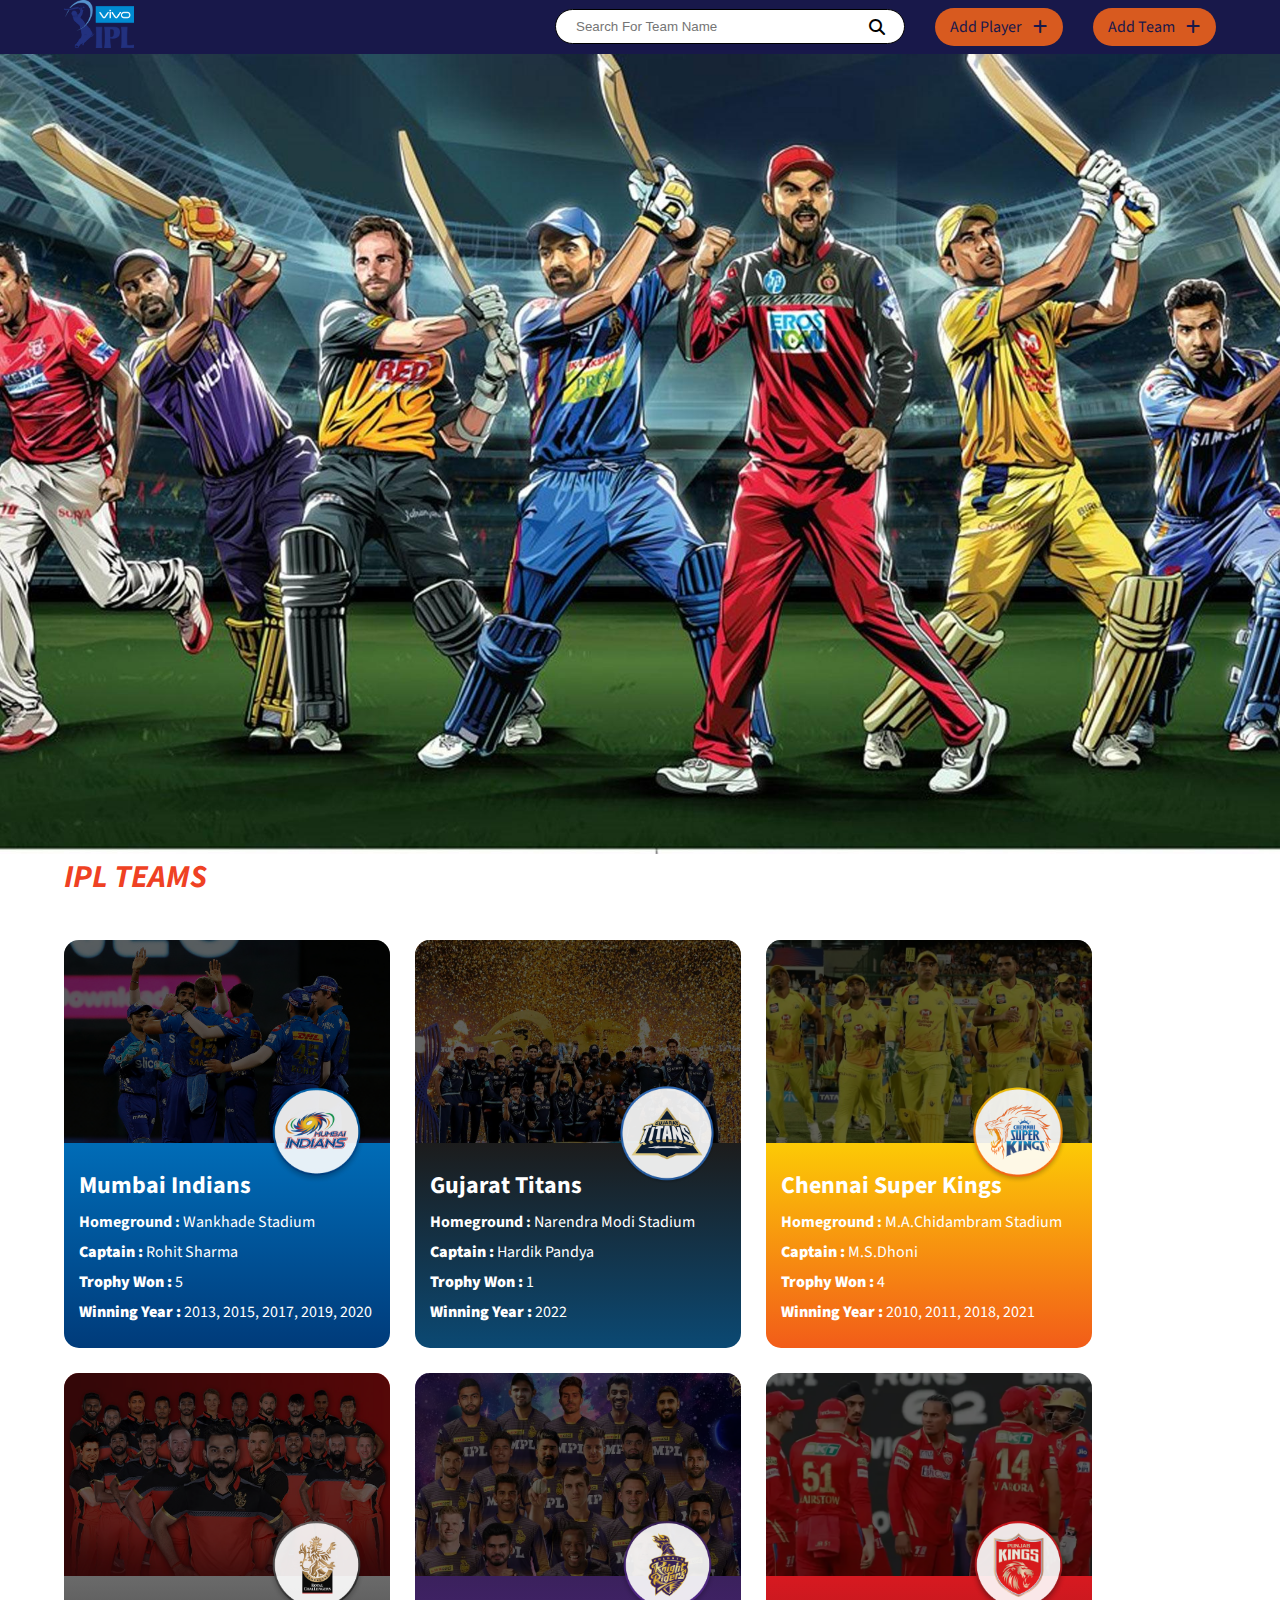
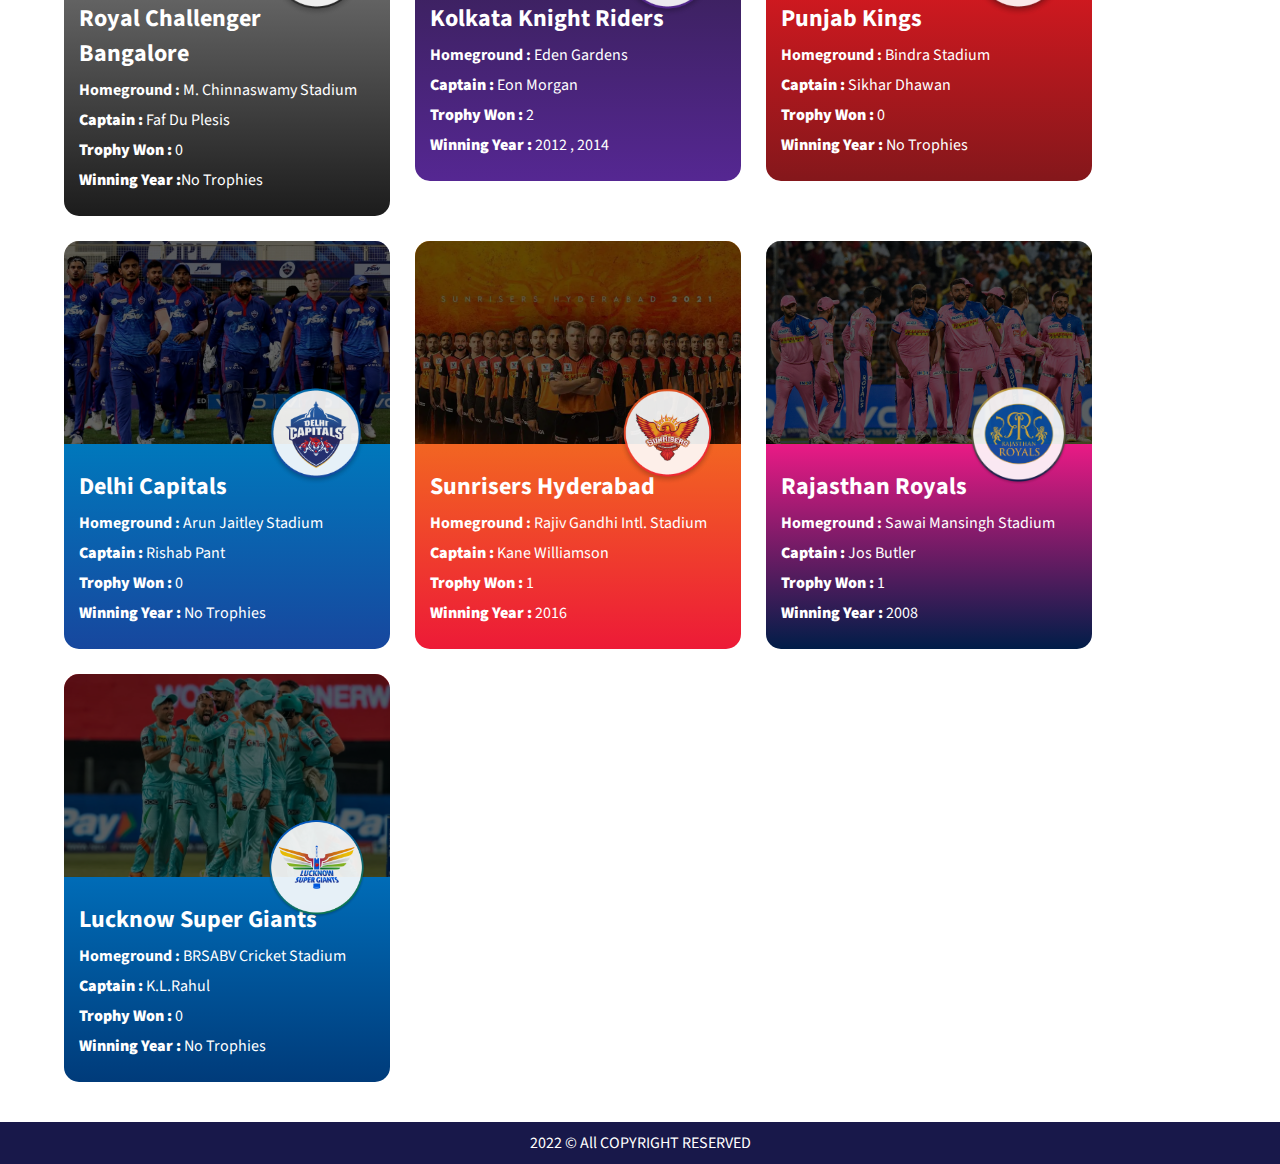
<file: index.html>
<!DOCTYPE html>
<html lang="en">
  <head>
    <meta charset="UTF-8" />
    <meta http-equiv="X-UA-Compatible" content="IE=edge" />
    <meta name="viewport" content="width=device-width, initial-scale=1.0" />
    <title>Indian Premier League</title>
    <link rel="stylesheet" href="./css/root.css">
    <link rel="stylesheet" href="./css/style.css" />
    <link
      rel="stylesheet"
      href="https://cdnjs.cloudflare.com/ajax/libs/font-awesome/6.2.0/css/all.min.css"
    />
    <link rel="preconnect" href="https://fonts.googleapis.com" />
    <link rel="preconnect" href="https://fonts.gstatic.com" crossorigin />
    <link
      href="https://fonts.googleapis.com/css2?family=Source+Sans+Pro:ital,wght@0,200;0,300;0,400;0,600;0,700;0,900;1,200;1,300;1,400;1,600;1,700;1,900&display=swap"
      rel="stylesheet"
    />
    <script
      src="https://code.jquery.com/jquery-3.6.1.min.js"
      integrity="sha256-o88AwQnZB+VDvE9tvIXrMQaPlFFSUTR+nldQm1LuPXQ="
      crossorigin="anonymous"
    ></script>
   
  </head>
  <body>
    <div class="search_box">
      <div class="close"><i class="fa-regular fa-rectangle-xmark"></i></div>
        <div class="root_container">
        <div class="team_container_search" >
        
      </div>
  </div>
  </div>
    <header>
      <div class="root_container d-flex space_between align_item">
      <a href="./index.html" class="logo">
        <img src="./assests/logo.png" alt="IPL_Logo" />
      </a>
      <div class="right_side">
        <div class="search">
          <input class="searchInput" type="text" placeholder="Search For Team Name" />
          <div class="icon"><i  class="fa-solid fa-magnifying-glass"></i></div>
        </div>
        <a href="./addPlayer.html" class="add"><p>Add Player</p><i class="fa-solid fa-plus"></i></a>
        <a href="./addTeams.html" class="add"><p>Add Team</p><i class="fa-solid fa-plus"></i></a>
      </div>
    </div>
    </header>
    <div class="container">
      <div class="slides">
          <div class="slide 0">
              <img src="./assests/w1.jpg" alt="">
          </div>
          <div   class="slide 1">
              <img src="./assests/w2.jpg" alt="">
          </div>
          <div   class="slide 2">
              <img src="./assests/w3.jpg" alt="">
          </div>
      </div>
     
  </div>

    <div class="root_container">
      <h2 class="title">
        IPL TEAMS
      </h2>
      <div class="cards_container">
        <a href="./team.html" class="card_box" id="MI">
          <div class="card_img">
            <div class="overlay"></div>
            <div class="team_logo"><img src="./assests/mi.png" alt=""></div>
            <img src="./assests/mi.jpg" alt=""></div>
          <div class="card_description mi_color">
            <h3 class="team_name">Mumbai Indians</h3>
          
            <p class="stadium_name"><strong>Homeground :</strong> Wankhade Stadium</p>
            <div class="team_description"><strong>Captain :</strong> Rohit Sharma</div>
            <p class="team_description"><strong>Trophy Won :</strong> 5</p>
            <p class="team_description"><strong>Winning Year :</strong> 2013, 2015, 2017, 2019, 2020</p>
          </div>
        </a>
        <a href="./team.html" class="card_box" id="GT">
          <div class="card_img">
            <div class="overlay"></div>
            <div class="team_logo"><img src="./assests/gt.png" alt=""></div>
            <img src="./assests/gt1.jpg" alt=""></div>
          <div class="card_description gt_color">
            <h3 class="team_name">Gujarat Titans</h3>
           
            <p class="stadium_name"><strong>Homeground : </strong> Narendra Modi Stadium</p>
            <div class="team_description"><strong>Captain :</strong> Hardik Pandya</div>
            <p class="team_description"><strong>Trophy Won :</strong> 1</p>
            <p class="team_description"><strong>Winning Year :</strong> 2022</p>
          </div>
        </a>
        <a href="./team.html" class="card_box" id="CSK">
          <div class="card_img">
            <div class="overlay"></div>
            <div class="team_logo"><img src="./assests/csk.png" alt=""></div>
            <img src="./assests/csk1.jpg" alt=""></div>
          <div class="card_description csk_color">
            <h3 class="team_name">Chennai Super Kings</h3>
   
            <p class="stadium_name"><strong>Homeground :</strong> M.A.Chidambram Stadium</p>
            <div class="team_description"><strong>Captain :</strong> M.S.Dhoni</div>
            <p class="team_description"><strong>Trophy Won :</strong> 4</p>
            <p class="team_description"><strong>Winning Year :</strong> 2010, 2011, 2018, 2021</p>
          </div>
        </a>
        <a href="./team.html" class="card_box" id="RCB">
          <div class="card_img">
            <div class="overlay"></div>
            <div class="team_logo"><img src="./assests/rcb.png" alt=""></div>
            <img src="./assests/header2.jpg" alt=""></div>
          <div class="card_description rcb_color">
            <h3 class="team_name">Royal Challenger Bangalore</h3>
          
            <p class="stadium_name"><strong>Homeground :</strong> M. Chinnaswamy Stadium</p>
            <div class="team_description"><strong>Captain :</strong> Faf Du Plesis</div>
            <p class="team_description"><strong>Trophy Won :</strong> 0</p>
            <p class="team_description"><strong>Winning Year :</strong>No Trophies</p>
          </div>
        </a>
        <a href="./team.html" class="card_box" id="KKR">
          <div class="card_img">
            <div class="overlay"></div>
            <div class="team_logo"><img src="./assests/kkr.png" alt=""></div>
            <img src="./assests/kkr.webp" alt=""></div>
          <div class="card_description kkr_color">
            <h3 class="team_name">Kolkata Knight Riders</h3>
        
            <p class="stadium_name"><strong>Homeground :</strong> Eden Gardens</p>
            <div class="team_description"><strong>Captain :</strong> Eon Morgan</div>
            <p class="team_description"><strong>Trophy Won :</strong> 2</p>
            <p class="team_description"><strong>Winning Year :</strong> 2012 , 2014</p>
          </div>
        </a>
        <a href="./team.html" class="card_box" id="PBKS">
          <div class="card_img">
            <div class="overlay"></div>
            <div class="team_logo"><img src="./assests/pk.png" alt=""></div>
            <img src="./assests/pk1.webp" alt=""></div>
          <div class="card_description pk_color">
            <h3 class="team_name">Punjab Kings</h3>
          
            <p class="stadium_name"><strong>Homeground :</strong> Bindra Stadium</p>
            <div class="team_description"><strong>Captain :</strong> Sikhar Dhawan</div>
            <p class="team_description"><strong>Trophy Won :</strong> 0</p>
            <p class="team_description"><strong>Winning Year :</strong> No Trophies</p>
          </div>
        </a>
        <a href="./team.html" class="card_box" id="DC">
          <div class="card_img">
            <div class="overlay"></div>
            <div class="team_logo"><img src="./assests/dc.png" alt=""></div>
            <img src="./assests/dc1.jpg" alt=""></div>
          <div class="card_description dc_color">
            <h3 class="team_name">Delhi Capitals</h3>
            
            <p class="stadium_name"><strong>Homeground :</strong> Arun Jaitley Stadium</p>
            <div class="team_description"><strong>Captain :</strong> Rishab Pant</div>
            <p class="team_description"><strong>Trophy Won :</strong> 0</p>
            <p class="team_description"><strong>Winning Year :</strong> No Trophies</p>
          </div>
        </a>
        <a href="./team.html" class="card_box" id="SRH">
          <div class="card_img">
            <div class="overlay"></div>
            <div class="team_logo"><img src="./assests/sr.png" alt=""></div>
            <img src="./assests/srh1.webp" alt=""></div>
          <div class="card_description sr_color">
            <h3 class="team_name">Sunrisers Hyderabad</h3>
            <p class="stadium_name"><strong>Homeground :</strong> Rajiv Gandhi Intl. Stadium</p>
            <div class="team_description"><strong>Captain :</strong> Kane Williamson</div>
            <p class="team_description"><strong>Trophy Won :</strong> 1</p>
            <p class="team_description"><strong>Winning Year :</strong> 2016</p>
          </div>
        </a>
        <a href="./team.html" class="card_box" id="RR">
          <div class="card_img">
            <div class="overlay"></div>
            <div class="team_logo"><img src="./assests/rr.png" alt=""></div>
            <img src="./assests/rr1.jpg" alt=""></div>
          <div class="card_description rr_color">
            <h3 class="team_name">Rajasthan Royals</h3>
            <p class="stadium_name"><strong>Homeground :</strong> Sawai Mansingh Stadium</p>
            <div class="team_description"><strong>Captain :</strong> Jos Butler</div>
            <p class="team_description"><strong>Trophy Won :</strong> 1</p>
            <p class="team_description"><strong>Winning Year :</strong> 2008</p>
          </div>
        </a>
        <a href="./team.html" class="card_box" id="LSG">
          <div class="card_img">
            <div class="overlay"></div>
            <div class="team_logo"><img src="./assests/lcg.png" alt=""></div>
            <img src="./assests/lcg1.webp" alt=""></div>
          <div class="card_description lcg_color">
            <h3 class="team_name">Lucknow Super Giants</h3>
            <p class="stadium_name"><strong>Homeground :</strong> BRSABV Cricket Stadium</p>
            <div class="team_description"><strong>Captain :</strong> K.L.Rahul</div>
            <p class="team_description"><strong>Trophy Won :</strong> 0</p>
            <p class="team_description"><strong>Winning Year :</strong> No Trophies</p>
          </div>
        </a>
      </div>
    </div>

   
    <footer>
      2022 &#169; All COPYRIGHT RESERVED
    </footer>

    <!-- JS LINKS -->
    <script src="./js/app.js"></script>
    <script src="./js/main.js"></script>
  </body>
</html>
</file>
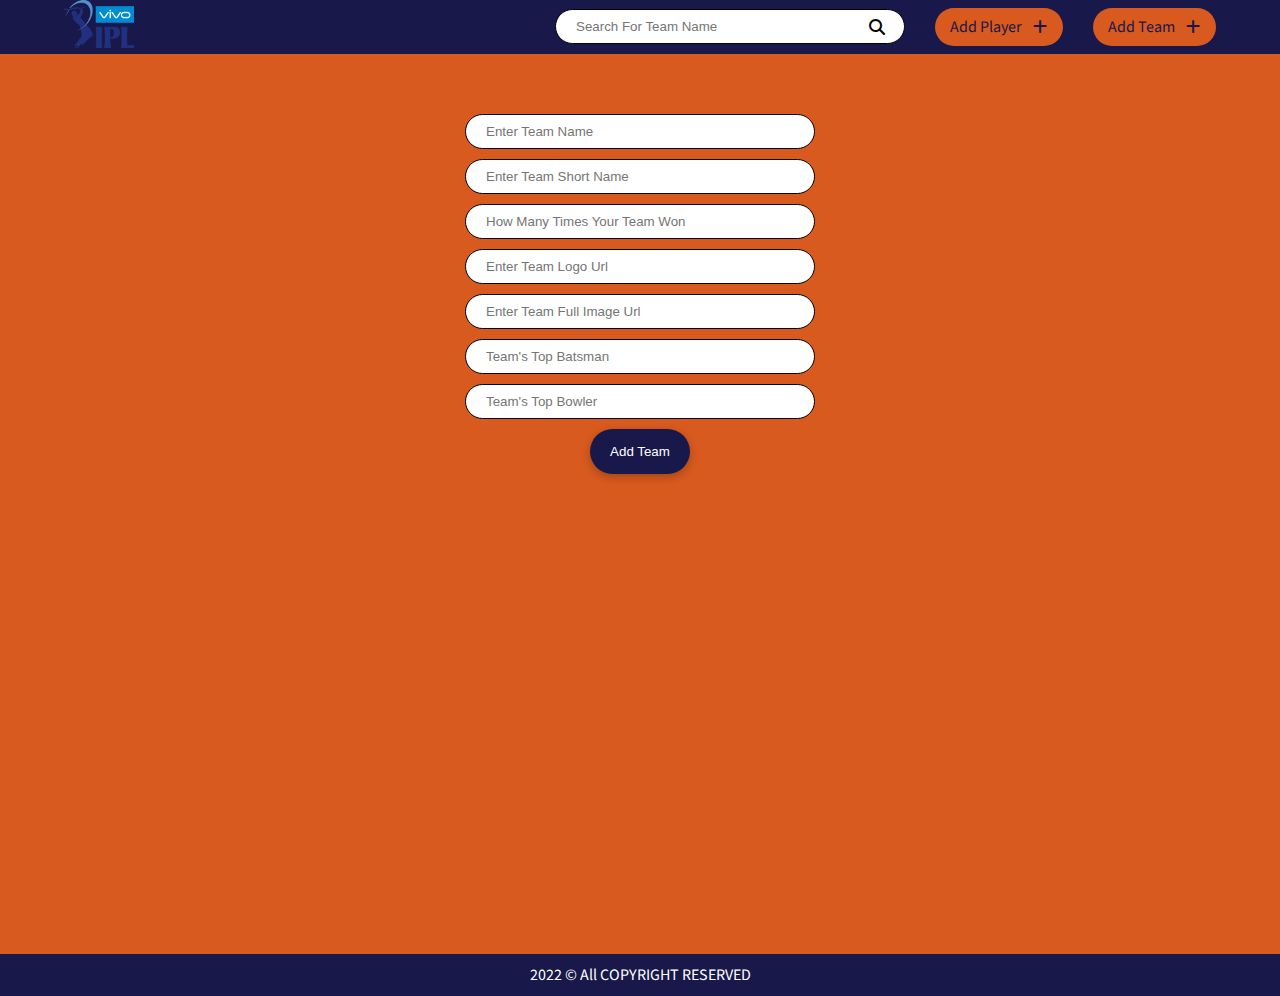
<file: addTeams.html>
<!DOCTYPE html>
<html lang="en">
  <head>
    <meta charset="UTF-8" />
    <meta http-equiv="X-UA-Compatible" content="IE=edge" />
    <meta name="viewport" content="width=device-width, initial-scale=1.0" />
    <title>Indian Premier League</title>
    <link rel="stylesheet" href="./css/root.css">
    <link rel="stylesheet" href="./css/add.css" />
    <link
      rel="stylesheet"
      href="https://cdnjs.cloudflare.com/ajax/libs/font-awesome/6.2.0/css/all.min.css"
    />
    <link rel="preconnect" href="https://fonts.googleapis.com" />
    <link rel="preconnect" href="https://fonts.gstatic.com" crossorigin />
    <link
      href="https://fonts.googleapis.com/css2?family=Source+Sans+Pro:ital,wght@0,200;0,300;0,400;0,600;0,700;0,900;1,200;1,300;1,400;1,600;1,700;1,900&display=swap"
      rel="stylesheet"
    />
    <script
      src="https://code.jquery.com/jquery-3.6.1.min.js"
      integrity="sha256-o88AwQnZB+VDvE9tvIXrMQaPlFFSUTR+nldQm1LuPXQ="
      crossorigin="anonymous"
    ></script>
   
  </head>
  <body>
    <div class="search_box">
        <div class="close"><i class="fa-regular fa-rectangle-xmark"></i></div>
          <div class="root_container">
          <div class="team_container_search" >
          
        </div>
    </div>
    </div>
    <header>
      <div class="root_container d-flex space_between align_item">
      <a href="./index.html" class="logo">
        <img src="./assests/logo.png" alt="IPL_Logo" />
      </a>
      <div class="right_side">
        <div class="search">
          <input class="searchInput" type="text" placeholder="Search For Team Name" />
          <div class="icon"><i  class="fa-solid fa-magnifying-glass"></i></div>
        </div>
        <a href="./addPlayer.html" class="add"><p>Add Player</p><i class="fa-solid fa-plus"></i></a>
        <a href="./addTeams.html" class="add"><p>Add Team</p><i class="fa-solid fa-plus"></i></a>
      </div>
    </div>
    </header>
  
<div class="main">
    <div class="root_container ">
      <form action="">
        <input class="name" type="text" placeholder="Enter Team Name">
        <input class="player_role" type="text" placeholder="Enter Team Short Name">
        <input  class="overseas" type="text" placeholder="How Many Times Your Team Won">
        <input class="price" type="text" placeholder="Enter Team Logo Url">
        <input class="full_img" type="text" placeholder="Enter Team Full Image Url">
        <input class="batsman" type="text" placeholder="Team's Top Batsman">
        <input class="bowler" type="text" placeholder="Team's Top Bowler">
        <button class="addPlayer">Add Team</button>
        
      </form>
    </div>
</div>
    <footer>
      2022 &#169; All COPYRIGHT RESERVED
    </footer>

    <!-- JS LINKS -->
    <script src="./js/addTeams.js"></script>
  </body>
</html>
</file>
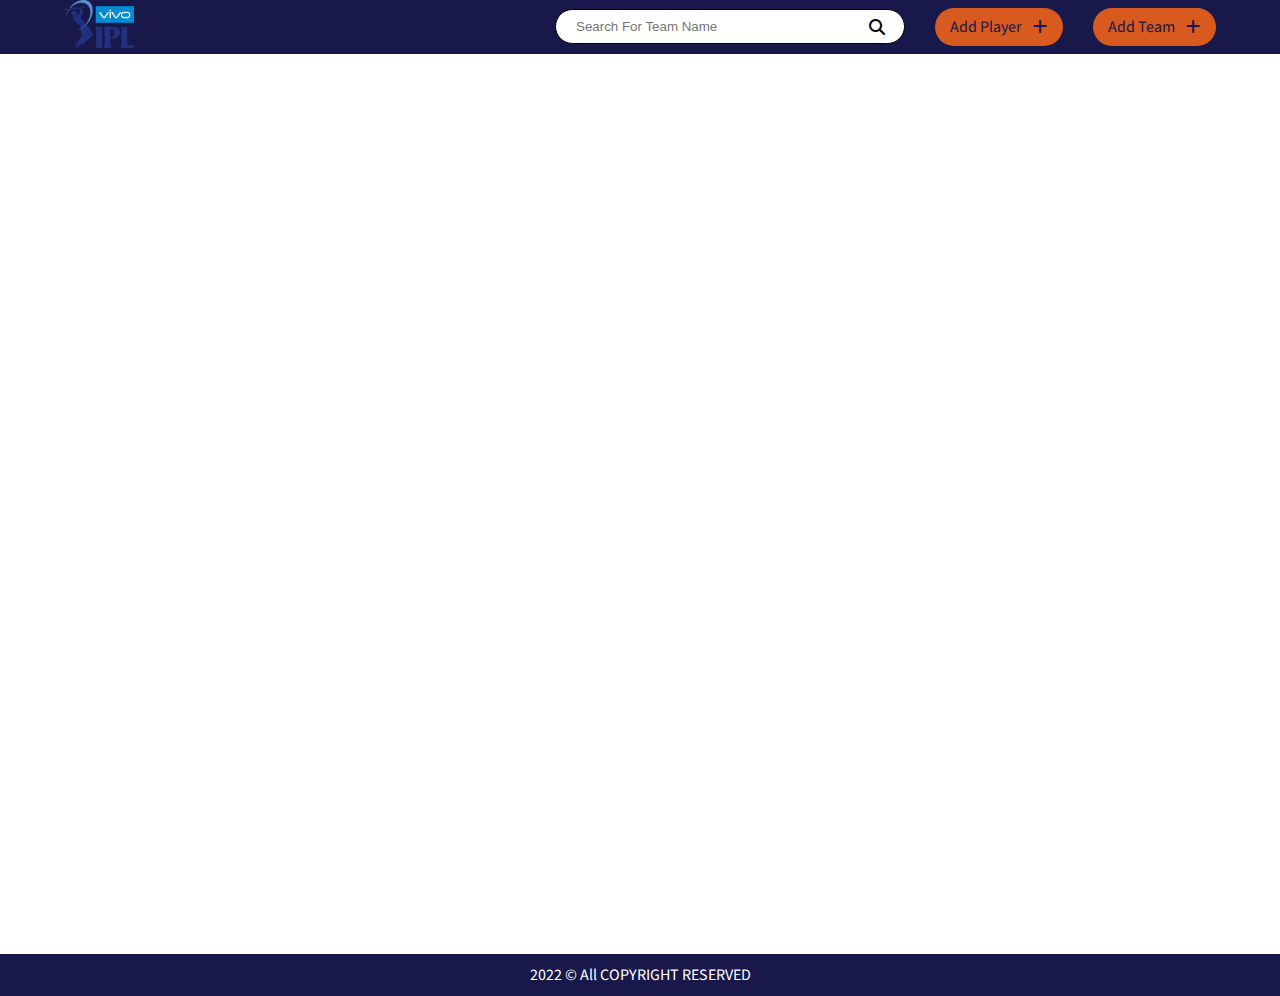
<file: playerDetails.html>
<!DOCTYPE html>
<html lang="en">
  <head>
    <meta charset="UTF-8" />
    <meta http-equiv="X-UA-Compatible" content="IE=edge" />
    <meta name="viewport" content="width=device-width, initial-scale=1.0" />
    <title>Indian Premier League</title>
    <link rel="stylesheet" href="./css/root.css">
    <link rel="stylesheet" href="./css/playerDetail.css" />
    <link
      rel="stylesheet"
      href="https://cdnjs.cloudflare.com/ajax/libs/font-awesome/6.2.0/css/all.min.css"
    />
    <link rel="preconnect" href="https://fonts.googleapis.com" />
    <link rel="preconnect" href="https://fonts.gstatic.com" crossorigin />
    <link
      href="https://fonts.googleapis.com/css2?family=Source+Sans+Pro:ital,wght@0,200;0,300;0,400;0,600;0,700;0,900;1,200;1,300;1,400;1,600;1,700;1,900&display=swap"
      rel="stylesheet"
    />
    <script
      src="https://code.jquery.com/jquery-3.6.1.min.js"
      integrity="sha256-o88AwQnZB+VDvE9tvIXrMQaPlFFSUTR+nldQm1LuPXQ="
      crossorigin="anonymous"
    ></script>
   
  </head>
  <body>
    <div class="search_box">
        <div class="close"><i class="fa-regular fa-rectangle-xmark"></i></div>
          <div class="root_container">
          <div class="team_container_search" >
          
        </div>
    </div>
    </div>
    <header>
      <div class="root_container d-flex space_between align_item">
      <a href="./index.html" class="logo">
        <img src="./assests/logo.png" alt="IPL_Logo" />
      </a>
      <div class="right_side">
        <div class="search">
          <input class="searchInput" type="text" placeholder="Search For Team Name" />
          <div class="icon"><i  class="fa-solid fa-magnifying-glass"></i></div>
        </div>
        <a href="./addPlayer.html" class="add"><p>Add Player</p><i class="fa-solid fa-plus"></i></a>
        <a href="./addTeams.html" class="add"><p>Add Team</p><i class="fa-solid fa-plus"></i></a>
      </div>
    </div>
    </header>
  
<div class="Player_main">
   

</div>
    <footer>
      2022 &#169; All COPYRIGHT RESERVED
    </footer>

    <!-- JS LINKS -->
    <script src="./js/playerDetail.js"></script>
  </body>
</html>
</file>
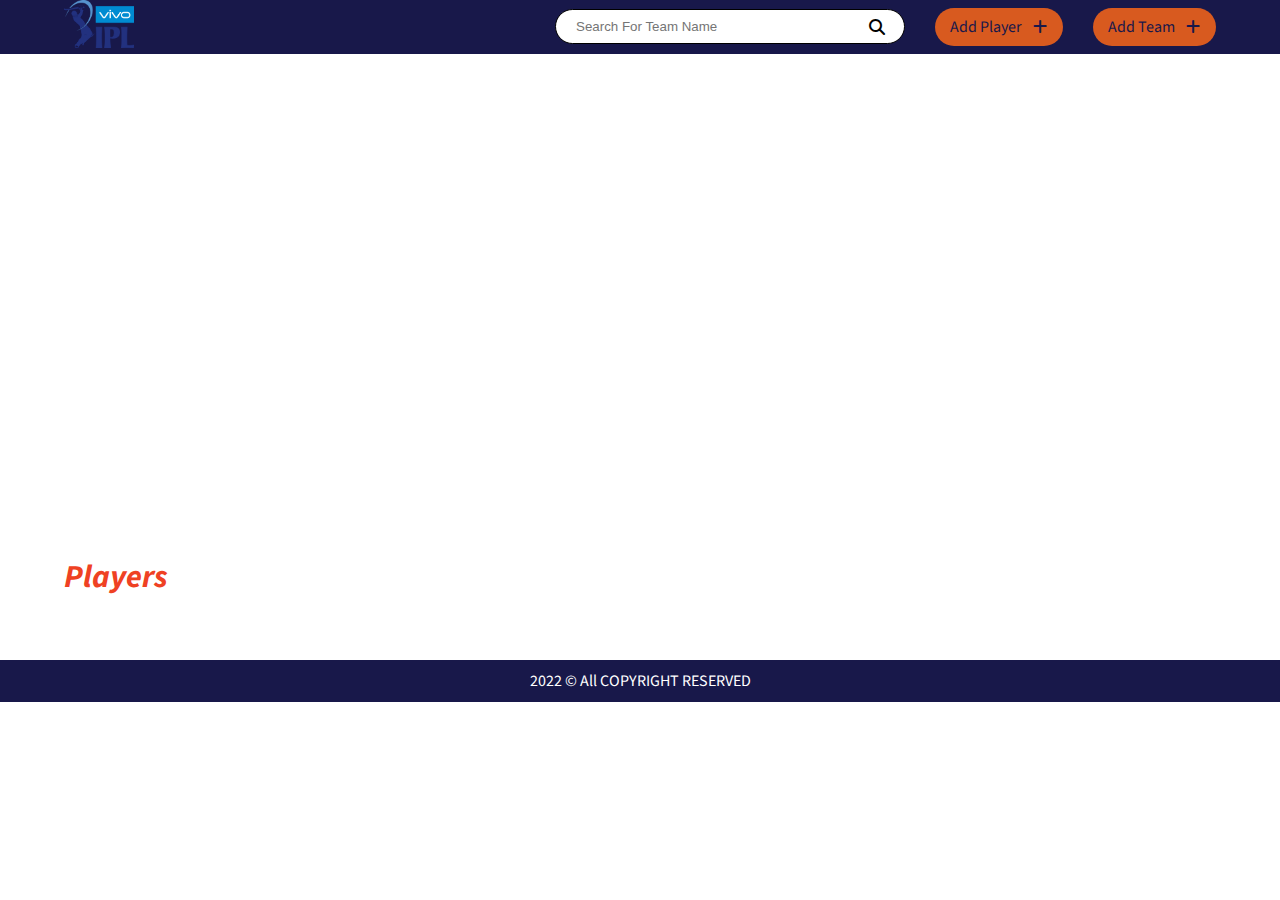
<file: team.html>
<!DOCTYPE html>
<html lang="en">
  <head>
    <meta charset="UTF-8" />
    <meta http-equiv="X-UA-Compatible" content="IE=edge" />
    <meta name="viewport" content="width=device-width, initial-scale=1.0" />
    <title>Indian Premier League</title>
    <link rel="stylesheet" href="./css/root.css">
    <link rel="stylesheet" href="./css/team.css" />
    <link
      rel="stylesheet"
      href="https://cdnjs.cloudflare.com/ajax/libs/font-awesome/6.2.0/css/all.min.css"
    />
    <link rel="preconnect" href="https://fonts.googleapis.com" />
    <link rel="preconnect" href="https://fonts.gstatic.com" crossorigin />
    <link
      href="https://fonts.googleapis.com/css2?family=Source+Sans+Pro:ital,wght@0,200;0,300;0,400;0,600;0,700;0,900;1,200;1,300;1,400;1,600;1,700;1,900&display=swap"
      rel="stylesheet"
    />
    <script
      src="https://code.jquery.com/jquery-3.6.1.min.js"
      integrity="sha256-o88AwQnZB+VDvE9tvIXrMQaPlFFSUTR+nldQm1LuPXQ="
      crossorigin="anonymous"
    ></script>
   
  </head>
  <body>
    <div class="search_box">
      <div class="close"><i class="fa-regular fa-rectangle-xmark"></i></div>
        <div class="root_container">
        <div class="team_container_search" >
        
      </div>
  </div>
  </div>
    <header>
      <div class="root_container d-flex space_between align_item">
      <a href="./index.html" class="logo">
        <img src="./assests/logo.png" alt="IPL_Logo" />
      </a>
      <div class="right_side">
        <div class="search">
          <input class="searchInput" type="text" placeholder="Search For Team Name" />
          <div class="icon"><i  class="fa-solid fa-magnifying-glass"></i></div>
        </div>
        <a href="./addPlayer.html" class="add"><p>Add Player</p><i class="fa-solid fa-plus"></i></a>
        <a href="./addTeams.html" class="add"><p>Add Team</p><i class="fa-solid fa-plus"></i></a>
      </div>
    </div>
    </header>
    <div class="container"> 
  </div>

    <div class="root_container">
      <h2 class="title">
        Players
      </h2>
      <div class="team_container" >
     
    </div>
      
    </div>
   
   
    <footer>
      2022 &#169; All COPYRIGHT RESERVED
    </footer>

    <!-- JS LINKS -->
    <script src="./js/team.js"></script>
  </body>
</html>
</file>
<file: css/root.css>
* {
  margin: 0;
  padding: 0;
  box-sizing: border-box;
}
body {
  font-family: "Source Sans Pro", sans-serif;
}
.d-flex {
  display: flex;
}
.space_between {
  justify-content: space-between;
}
.align_item {
  align-items: center;
}

.title {
  font-size: 32px;
  color: #ef4123;
  font-weight: 700;
  font-style: italic;
  margin-bottom: 0;
}
.root_container {
  width: 90%;
  margin: 0px auto;
}
.subtitle {
  font-size: 14px;
  font-weight: 400;
}
.small_title {
  font-size: 16px;
  font-weight: 500;
}
.description {
  font-size: 10px;
  font-weight: 400;
}
a {
  text-decoration: none;
}
li {
  list-style-type: none;
}
img {
  width: 100%;
  height: 100%;
  object-fit: cover;
}
footer{
  padding: 10px;
  display: flex;
  justify-content: center;
  align-items: center;
  font-size: 16px;
  background-color: #18184a;
  color: white;
}
</file>
<file: css/style.css>
header {
  display: flex;
  width: 100%;
  flex-direction: row;
  justify-content: space-between;
  align-items: center;
  background-color: #18184a;
  z-index: 100;
  position: relative;
}
.logo {
  width: 70px;
}
.right_side {
  display: flex;
  gap: 30px;
  align-items: center;
}
.search {
  position: relative;
}
input {
  width: 350px;
  padding-left: 20px;
  border-radius: 25px;
  outline: none;
  border: 1px solid;
  height: 35px;
}
.icon {
  position: absolute;
  top: 8px;
  right: 20px;
}
.add {
  display: flex;
  gap: 11px;
  align-items: center;
  color: #18184a;
  background-color: #d85a1f;
  padding: 8px 15px;
  border-radius: 85px;
  cursor: pointer;
}

.container {
  width: 100%;
  height: 800px;
  margin: 0px auto 0px auto;
  overflow: hidden;
  position: relative;
}
.slides {
  display: flex;
  width: 100%;
  height: 100%;
}
.slide {
  min-width: 100%;
  height: 100%;
  position: relative;
}
.slide img {
  width: 100%;
  height: 100%;
  object-fit: cover;
  background-position: center;
}

.cards_container {
  display: flex;
  width: 100%;
  margin: 40px 0px;
  gap: 25px;
  flex-wrap: wrap;
}
.card_box {
  width: 326px;
}
.card_img {
  width: 100%;
  height: 215px;
  position: relative;
  border-top-left-radius: 15px;
border-top-right-radius: 15px;
}
.overlay {
  position: absolute;
  background-color: #0000009e;
  top: 0;
  left: 0;
  width: 100%;
  height: 100%;
  border-top-left-radius: 15px;
  border-top-right-radius: 15px;
}
.card_img img{
  border-top-left-radius: 15px;
  border-top-right-radius: 15px;
}
.team_logo {
  position: absolute;
  z-index: 10;
  width: 126px;
  height: 99px;
  border-radius: 50%;
  top: 145px;
  right: 11px;
  opacity: 0.9;
}
.team_logo img {
  width: 100%;
  height: 100%;
  object-fit: contain;
}
.team_name {
  font-size: 24px;
}
.mi_color{
  background: linear-gradient(180deg, #006CB7 0%, #003B7A 100%);
}
.gt_color{
  background: linear-gradient(180deg, #1C1C1C 0%, #0B4973 100%);
}
.csk_color{
  background: linear-gradient(180deg, #FCCA06 0%, #F25C19 100%);
}
.rcb_color{
  background: linear-gradient(180deg, #6A6A6A 0%, #1C1C1C 100%);
}
.lcg_color{
  background: linear-gradient(180deg, #006CB7 0%, #003B7A 100%);
}
.rr_color{
  background: linear-gradient(180deg, #EA1A85 0%, #001D48 100%);
}
.dc_color{
  background: linear-gradient(180deg, #0078BC 0%, #17479E 100%);
}
.sr_color{
  background: linear-gradient(180deg, #F26522 0%, #ED1A37 100%);
}
.kkr_color{
  background: linear-gradient(180deg, #3B215D 0%, #552792 100%);
}
.pk_color{
  background: linear-gradient(180deg, #D71920 0%, #84171B 100%);
}
.card_description {
  position: relative;
  margin-top: -12px;
  display: flex;
  gap: 08px;
  flex-direction: column;
  justify-content: center;
  width: 100%;
  color: white;
  padding: 25px 15px;
  border-bottom-left-radius: 15px;
border-bottom-right-radius: 15px;
}

.team_description strong{
  font-weight: 900;
}

header {
  display: flex;
  width: 100%;
  flex-direction: row;
  justify-content: space-between;
  align-items: center;
  background-color: #18184a;
  z-index: 100;
  position: relative;
}
.search_box {
  position: absolute;
  top: 0;
  left: 0;
  width: 100%;
  min-height: 100vh;
  display: none;
  background: wheat;
  padding: 100px 0px;
  z-index: 100;
}
.close {
    width: 80px;
    position: fixed;
    height: 80px;
    font-size: 32px;
    right: 02%;
    top: 10%;
    cursor: pointer;
  }
  
.team_container_search {
display: flex;
flex-wrap: wrap;
margin: 30px 0px;
gap: 15px;
}
.team_player_search {
display: flex;
justify-content: center;
align-items: center;
flex-direction: column;
width: 333px;
border-radius: 4px;
background: linear-gradient(180deg, #0078bc 0%, #17479e 100%);
padding-bottom: 30px;
}

.player_img {
width: 200px;
height: 200px;
}
.player_name {
text-align: center;
font-weight: 600;
font-size: 24px;
color: #fff;
}
.player_description {
background: linear-gradient(
  90.15deg,
  #ef4123 -4.45%,
  #ef7923 52.36%,
  #ef4123 118.57%
);
width: 100%;
padding: 05px 0px;
display: flex;
flex-direction: column;
justify-content: center;
align-items: center;
}
.role {
font-size: 20px;
color: white;
}

.mi_color {
background: linear-gradient(180deg, #006cb7 0%, #003b7a 100%);
}
.gt_color {
background: linear-gradient(180deg, #1c1c1c 0%, #0b4973 100%);
}
.csk_color {
background: linear-gradient(180deg, #fcca06 0%, #f25c19 100%);
}
.rcb_color {
background: linear-gradient(180deg, #6a6a6a 0%, #1c1c1c 100%);
}
.lcg_color {
background: linear-gradient(180deg, #006cb7 0%, #003b7a 100%);
}
.rr_color {
background: linear-gradient(180deg, #ea1a85 0%, #001d48 100%);
}
.dc_color {
background: linear-gradient(180deg, #0078bc 0%, #17479e 100%);
}
.sr_color {
background: linear-gradient(180deg, #f26522 0%, #ed1a37 100%);
}
.kkr_color {
background: linear-gradient(180deg, #3b215d 0%, #552792 100%);
}
.pk_color {
background: linear-gradient(180deg, #d71920 0%, #84171b 100%);
}
</file>
<file: css/add.css>
header {
  display: flex;
  width: 100%;
  flex-direction: row;
  justify-content: space-between;
  align-items: center;
  background-color: #18184a;
}
.logo {
  width: 70px;
}
.right_side {
  display: flex;
  gap: 30px;
  align-items: center;
}
.search {
  position: relative;
}
input {
  width: 350px;
  padding-left: 20px;
  border-radius: 25px;
  outline: none;
  border: 1px solid;
  height: 35px;
}
.icon {
  position: absolute;
  top: 8px;
  right: 20px;
}
.add {
  display: flex;
  gap: 11px;
  align-items: center;
  color: #18184a;
  background-color: #d85a1f;
  padding: 8px 15px;
  border-radius: 85px;
  cursor: pointer;
}
.blue {
  color: #18184a;
}
.main {
  background-color: #d85a1f;
  padding: 10px;
  height: 100vh;
}
form {
  display: flex;
  flex-direction: column;
  gap: 10px;
  width: 50%;
  margin: 50px auto;
  justify-content: center;
  align-items: center;
}
button {
  padding: 15px 20px;
  border: none;
  border-radius: 25px;
  background-color: #18184a;
  color: white;
  box-shadow: rgba(0, 0, 0, 0.24) 0px 3px 8px;
}
.image_preview {
  display: flex;
  gap: 20px;
  justify-content: center;
  align-items: center;
  cursor: pointer;
}
.file {
  width: 50%;
  border: none;
}
.image_pre {
  width: 80px;
  height: 80px;
  border-radius: 50%;
  object-fit: cover;
}

/* search */


header {
  display: flex;
  width: 100%;
  flex-direction: row;
  justify-content: space-between;
  align-items: center;
  background-color: #18184a;
  z-index: 100;
  position: relative;
}
.search_box {
  position: absolute;
  top: 0;
  left: 0;
  width: 100%;
  min-height: 100vh;
  display: none;
  background: wheat;
  padding: 100px 0px;
  z-index: 100;
}
.close {
    width: 80px;
    position: fixed;
    height: 80px;
    font-size: 32px;
    right: 02%;
    top: 10%;
    cursor: pointer;
  }
  
.team_container_search {
display: flex;
flex-wrap: wrap;
margin: 30px 0px;
gap: 15px;
}
.team_player_search {
display: flex;
justify-content: center;
align-items: center;
flex-direction: column;
width: 333px;
border-radius: 4px;
background: linear-gradient(180deg, #0078bc 0%, #17479e 100%);
padding-bottom: 30px;
}

.player_img {
width: 200px;
height: 200px;
}
.player_name {
text-align: center;
font-weight: 600;
font-size: 24px;
color: #fff;
}
.player_description {
background: linear-gradient(
  90.15deg,
  #ef4123 -4.45%,
  #ef7923 52.36%,
  #ef4123 118.57%
);
width: 100%;
padding: 05px 0px;
display: flex;
flex-direction: column;
justify-content: center;
align-items: center;
}
.role {
font-size: 20px;
color: white;
}

.mi_color {
background: linear-gradient(180deg, #006cb7 0%, #003b7a 100%);
}
.gt_color {
background: linear-gradient(180deg, #1c1c1c 0%, #0b4973 100%);
}
.csk_color {
background: linear-gradient(180deg, #fcca06 0%, #f25c19 100%);
}
.rcb_color {
background: linear-gradient(180deg, #6a6a6a 0%, #1c1c1c 100%);
}
.lcg_color {
background: linear-gradient(180deg, #006cb7 0%, #003b7a 100%);
}
.rr_color {
background: linear-gradient(180deg, #ea1a85 0%, #001d48 100%);
}
.dc_color {
background: linear-gradient(180deg, #0078bc 0%, #17479e 100%);
}
.sr_color {
background: linear-gradient(180deg, #f26522 0%, #ed1a37 100%);
}
.kkr_color {
background: linear-gradient(180deg, #3b215d 0%, #552792 100%);
}
.pk_color {
background: linear-gradient(180deg, #d71920 0%, #84171b 100%);
}
</file>
<file: css/playerDetail.css>
header {
    display: flex;
    width: 100%;
    flex-direction: row;
    justify-content: space-between;
    align-items: center;
    background-color: #18184a;
  }
  .logo {
    width: 70px;
  }
  .right_side {
    display: flex;
    gap: 30px;
    align-items: center;
  }
  .search {
    position: relative;
  }
  input {
    width: 350px;
    padding-left: 20px;
    border-radius: 25px;
    outline: none;
    border: 1px solid;
    height: 35px;
  }
  .icon {
    position: absolute;
    top: 8px;
    right: 20px;
  }
  .add {
    display: flex;
    gap: 11px;
    align-items: center;
    color: #18184a;
    background-color: #d85a1f;
    padding: 8px 15px;
    border-radius: 85px;
    cursor: pointer;
  }
  
  .container {
    width: 100%;
    height: 450px;
    margin: 0px auto 0px auto;
    overflow: hidden;
    position: relative;
  }
  .slides {
    display: flex;
    width: 100%;
    height: 100%;
  }
  .slide {
    min-width: 100%;
    height: 100%;
    position: relative;
  }
  .slide img {
    width: 100%;
    height: 100%;
    object-fit: cover;
  }
  
  .cards_container {
    display: flex;
    width: 100%;
    margin-top: 30px;
    gap: 25px;
    flex-wrap: wrap;
  }
  .card_box {
    width: 326px;
  }
  .card_img {
    width: 100%;
    height: 215px;
    position: relative;
    border-top-left-radius: 15px;
  border-top-right-radius: 15px;
  }
  .overlay {
    position: absolute;
    background-color: #0000009e;
    top: 0;
    left: 0;
    width: 100%;
    height: 100%;
    border-top-left-radius: 15px;
    border-top-right-radius: 15px;
  }
  .card_img img{
    border-top-left-radius: 15px;
    border-top-right-radius: 15px;
  }
  .team_logo {
    position: absolute;
    z-index: 10;
    width: 126px;
    height: 99px;
    border-radius: 50%;
    top: 145px;
    right: 11px;
    opacity: 0.9;
  }
  .team_logo img {
    width: 100%;
    height: 100%;
    object-fit: contain;
  }
  .team_name {
    font-size: 24px;
  }
  .mi_color{
    background: linear-gradient(180deg, #006CB7 0%, #003B7A 100%);
  }
  .gt_color{
    background: linear-gradient(180deg, #1C1C1C 0%, #0B4973 100%);
  }
  .csk_color{
    background: linear-gradient(180deg, #FCCA06 0%, #F25C19 100%);
  }
  .rcb_color{
    background: linear-gradient(180deg, #6A6A6A 0%, #1C1C1C 100%);
  }
  .lcg_color{
    background: linear-gradient(180deg, #006CB7 0%, #003B7A 100%);
  }
  .rr_color{
    background: linear-gradient(180deg, #EA1A85 0%, #001D48 100%);
  }
  .dc_color{
    background: linear-gradient(180deg, #0078BC 0%, #17479E 100%);
  }
  .sr_color{
    background: linear-gradient(180deg, #F26522 0%, #ED1A37 100%);
  }
  .kkr_color{
    background: linear-gradient(180deg, #3B215D 0%, #552792 100%);
  }
  .pk_color{
    background: linear-gradient(180deg, #D71920 0%, #84171B 100%);
  }
  .card_description {
    position: relative;
    margin-top: -12px;
    display: flex;
    gap: 08px;
    flex-direction: column;
    justify-content: center;
    width: 100%;
    color: white;
    padding: 25px 15px;
    border-bottom-left-radius: 15px;
  border-bottom-right-radius: 15px;
  }
  
  .team_description strong{
    font-weight: 900;
  }
  
  
  header {
    display: flex;
    width: 100%;
    flex-direction: row;
    justify-content: space-between;
    align-items: center;
    background-color: #18184a;
    z-index: 100;
    position: relative;
  }
  .search_box {
    position: absolute;
    top: 0;
    left: 0;
    width: 100%;
    min-height: 100vh;
    display: none;
    background: wheat;
    padding: 100px 0px;
    z-index: 100;
  }
  .close {
      width: 80px;
      position: fixed;
      height: 80px;
      font-size: 32px;
      right: 02%;
      top: 10%;
      cursor: pointer;
    }
    
  .team_container_search {
  display: flex;
  flex-wrap: wrap;
  margin: 30px 0px;
  gap: 15px;
  }
  .team_player_search {
  display: flex;
  justify-content: center;
  align-items: center;
  flex-direction: column;
  width: 333px;
  border-radius: 4px;
  background: linear-gradient(180deg, #0078bc 0%, #17479e 100%);
  padding-bottom: 30px;
  }
  
  .player_img {
  width: 200px;
  height: 200px;
  }
  .player_name {
  text-align: center;
  font-weight: 600;
  font-size: 24px;
  color: #fff;
  }
  .player_description {
  background: linear-gradient(
    90.15deg,
    #ef4123 -4.45%,
    #ef7923 52.36%,
    #ef4123 118.57%
  );
  width: 100%;
  padding: 05px 0px;
  display: flex;
  flex-direction: column;
  justify-content: center;
  align-items: center;
  }
  .role {
  font-size: 20px;
  color: white;
  }
  
  .mi_color {
  background: linear-gradient(180deg, #006cb7 0%, #003b7a 100%);
  }
  .gt_color {
  background: linear-gradient(180deg, #1c1c1c 0%, #0b4973 100%);
  }
  .csk_color {
  background: linear-gradient(180deg, #fcca06 0%, #f25c19 100%);
  }
  .rcb_color {
  background: linear-gradient(180deg, #6a6a6a 0%, #1c1c1c 100%);
  }
  .lcg_color {
  background: linear-gradient(180deg, #006cb7 0%, #003b7a 100%);
  }
  .rr_color {
  background: linear-gradient(180deg, #ea1a85 0%, #001d48 100%);
  }
  .dc_color {
  background: linear-gradient(180deg, #0078bc 0%, #17479e 100%);
  }
  .sr_color {
  background: linear-gradient(180deg, #f26522 0%, #ed1a37 100%);
  }
  .kkr_color {
  background: linear-gradient(180deg, #3b215d 0%, #552792 100%);
  }
  .pk_color {
  background: linear-gradient(180deg, #d71920 0%, #84171b 100%);
  }
  
  .Player_main{
    width: 100%;
    height: 100vh;
  }
.player_box{
  width: 450px;
height: auto;
padding: 30px 20px;
background: linear-gradient(92.04deg,#18184a 24.18%,#19398a 50.95%,#18184a 110.32%);
box-shadow: 0 4px 8px 0 hsl(0deg 0% 7% / 50%);
color: white;
display: flex;
margin: 50px auto;
border-radius: 15px;
}
.Player_main {
    width: 100%;
    height: 100vh;
    display: flex;
    gap: 20px;
    justify-content: space-between;
    align-items: center;
  }

  .player_data {
    margin-top: 50px;
  }
  .player_imge {
    width: 50%;
  }
</file>
<file: css/team.css>
.team_box{
  width: 50%;
   padding: 20px;
   background-color: #d85a1f;
   border-radius: 15px;
   margin-top: 50px;
   color: white;
   display: flex;
   flex-direction: column;
   gap: 10px;
   box-shadow: rgba(0, 0, 0, 0.24) 0px 3px 8px;
}
.team_Info_container {
  position: absolute;
  width: 50%;
  left: 05%;
  bottom: 05%;
}
.slides .overlay{
  width: 100%;
  height: 100%;
  position: absolute;
  background-color: #00000082;
  top: 0;
}
.team_info_logo{
  width: 100%;
  display: flex;
  justify-content:flex-start;
  gap : 20px;
  align-items: center;
  flex-direction: row;
}
.team_logo{
  width: 80px;
  object-fit: contain;
}

header {
  display: flex;
  width: 100%;
  flex-direction: row;
  justify-content: space-between;
  align-items: center;
  background-color: #18184a;
}
.logo {
  width: 70px;
}
.right_side {
  display: flex;
  gap: 30px;
  align-items: center;
}
.search {
  position: relative;
}
input {
  width: 350px;
  padding-left: 20px;
  border-radius: 25px;
  outline: none;
  border: 1px solid;
  height: 35px;
}
.icon {
  position: absolute;
  top: 8px;
  right: 20px;
}
.add {
  display: flex;
  gap: 11px;
  align-items: center;
  color: #18184a;
  background-color: #d85a1f;
  padding: 8px 15px;
  border-radius: 85px;
  cursor: pointer;
}

.container {
  width: 100%;
  height: 450px;
  margin: 0px auto 0px auto;
  overflow: hidden;
  position: relative;
}
.slides {
  display: flex;
  width: 100%;
  height: 100%;
}
.slide {
  min-width: 100%;
  height: 100%;
  position: relative;
}
.slide img {
  width: 100%;
  height: 100%;
  object-fit: cover;
}
.title{
  margin-top: 50px;
}
.team_container {
    display: flex;
    flex-wrap: wrap;
    margin: 30px 0px;
    gap: 15px;
}
.team_player {
  display: flex;
  justify-content: center;
  align-items: center;
  flex-direction: column;
  width: 333px;
  border-radius: 4px;
  background: linear-gradient(180deg, #0078bc 0%, #17479e 100%);
  padding-bottom: 30px;

}
.player_img{
  width: 200px;
  height: 200px;
}
.player_name{
  text-align: center;
font-weight: 600;
font-size: 24px;
color: #fff;
}
.player_description{
  background: linear-gradient(90.15deg,#ef4123 -4.45%,#ef7923 52.36%,#ef4123 118.57%);
  width: 100%;
  padding: 05px 0px;
  display: flex;
  flex-direction: column;
  justify-content: center;
  align-items: center;
}
.role {
  font-size: 20px;
  color: white;
}



.mi_color{
  background: linear-gradient(180deg, #006CB7 0%, #003B7A 100%);
}
.gt_color{
  background: linear-gradient(180deg, #1C1C1C 0%, #0B4973 100%);
}
.csk_color{
  background: linear-gradient(180deg, #FCCA06 0%, #F25C19 100%);
}
.rcb_color{
  background: linear-gradient(180deg, #6A6A6A 0%, #1C1C1C 100%);
}
.lcg_color{
  background: linear-gradient(180deg, #006CB7 0%, #003B7A 100%);
}
.rr_color{
  background: linear-gradient(180deg, #EA1A85 0%, #001D48 100%);
}
.dc_color{
  background: linear-gradient(180deg, #0078BC 0%, #17479E 100%);
}
.sr_color{
  background: linear-gradient(180deg, #F26522 0%, #ED1A37 100%);
}
.kkr_color{
  background: linear-gradient(180deg, #3B215D 0%, #552792 100%);
}
.pk_color{
  background: linear-gradient(180deg, #D71920 0%, #84171B 100%);
}



header {
  display: flex;
  width: 100%;
  flex-direction: row;
  justify-content: space-between;
  align-items: center;
  background-color: #18184a;
  z-index: 100;
  position: relative;
}
.search_box {
  position: absolute;
  top: 0;
  left: 0;
  width: 100%;
  min-height: 100vh;
  display: none;
  background: wheat;
  padding: 100px 0px;
  z-index: 100;
}
.close {
    width: 80px;
    position: fixed;
    height: 80px;
    font-size: 32px;
    right: 02%;
    top: 10%;
    cursor: pointer;
  }
  
.team_container_search {
display: flex;
flex-wrap: wrap;
margin: 30px 0px;
gap: 15px;
}
.team_player_search {
display: flex;
justify-content: center;
align-items: center;
flex-direction: column;
width: 333px;
border-radius: 4px;
background: linear-gradient(180deg, #0078bc 0%, #17479e 100%);
padding-bottom: 30px;
}

.player_img {
width: 200px;
height: 200px;
}
.player_name {
text-align: center;
font-weight: 600;
font-size: 24px;
color: #fff;
}
.player_description {
background: linear-gradient(
  90.15deg,
  #ef4123 -4.45%,
  #ef7923 52.36%,
  #ef4123 118.57%
);
width: 100%;
padding: 05px 0px;
display: flex;
flex-direction: column;
justify-content: center;
align-items: center;
}
.role {
font-size: 20px;
color: white;
}

.mi_color {
background: linear-gradient(180deg, #006cb7 0%, #003b7a 100%);
}
.gt_color {
background: linear-gradient(180deg, #1c1c1c 0%, #0b4973 100%);
}
.csk_color {
background: linear-gradient(180deg, #fcca06 0%, #f25c19 100%);
}
.rcb_color {
background: linear-gradient(180deg, #6a6a6a 0%, #1c1c1c 100%);
}
.lcg_color {
background: linear-gradient(180deg, #006cb7 0%, #003b7a 100%);
}
.rr_color {
background: linear-gradient(180deg, #ea1a85 0%, #001d48 100%);
}
.dc_color {
background: linear-gradient(180deg, #0078bc 0%, #17479e 100%);
}
.sr_color {
background: linear-gradient(180deg, #f26522 0%, #ed1a37 100%);
}
.kkr_color {
background: linear-gradient(180deg, #3b215d 0%, #552792 100%);
}
.pk_color {
background: linear-gradient(180deg, #d71920 0%, #84171b 100%);
}
</file>
